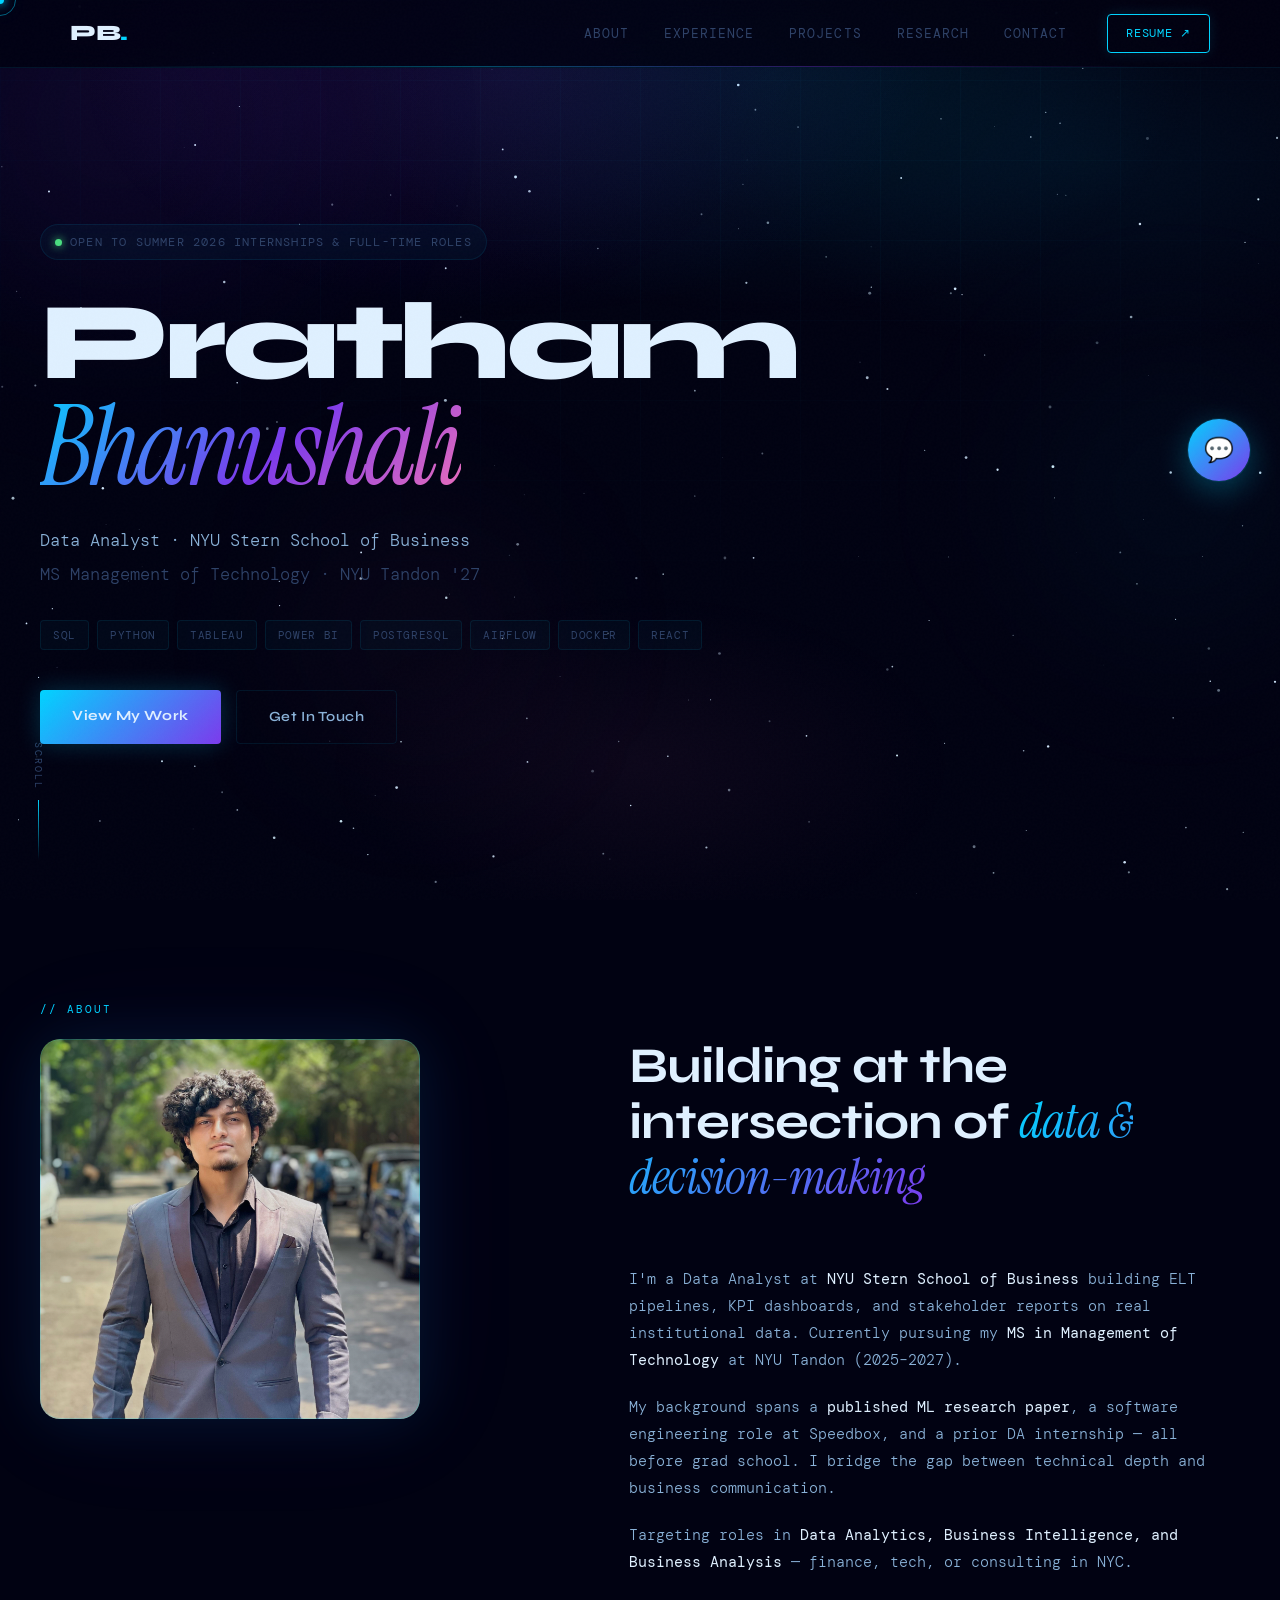
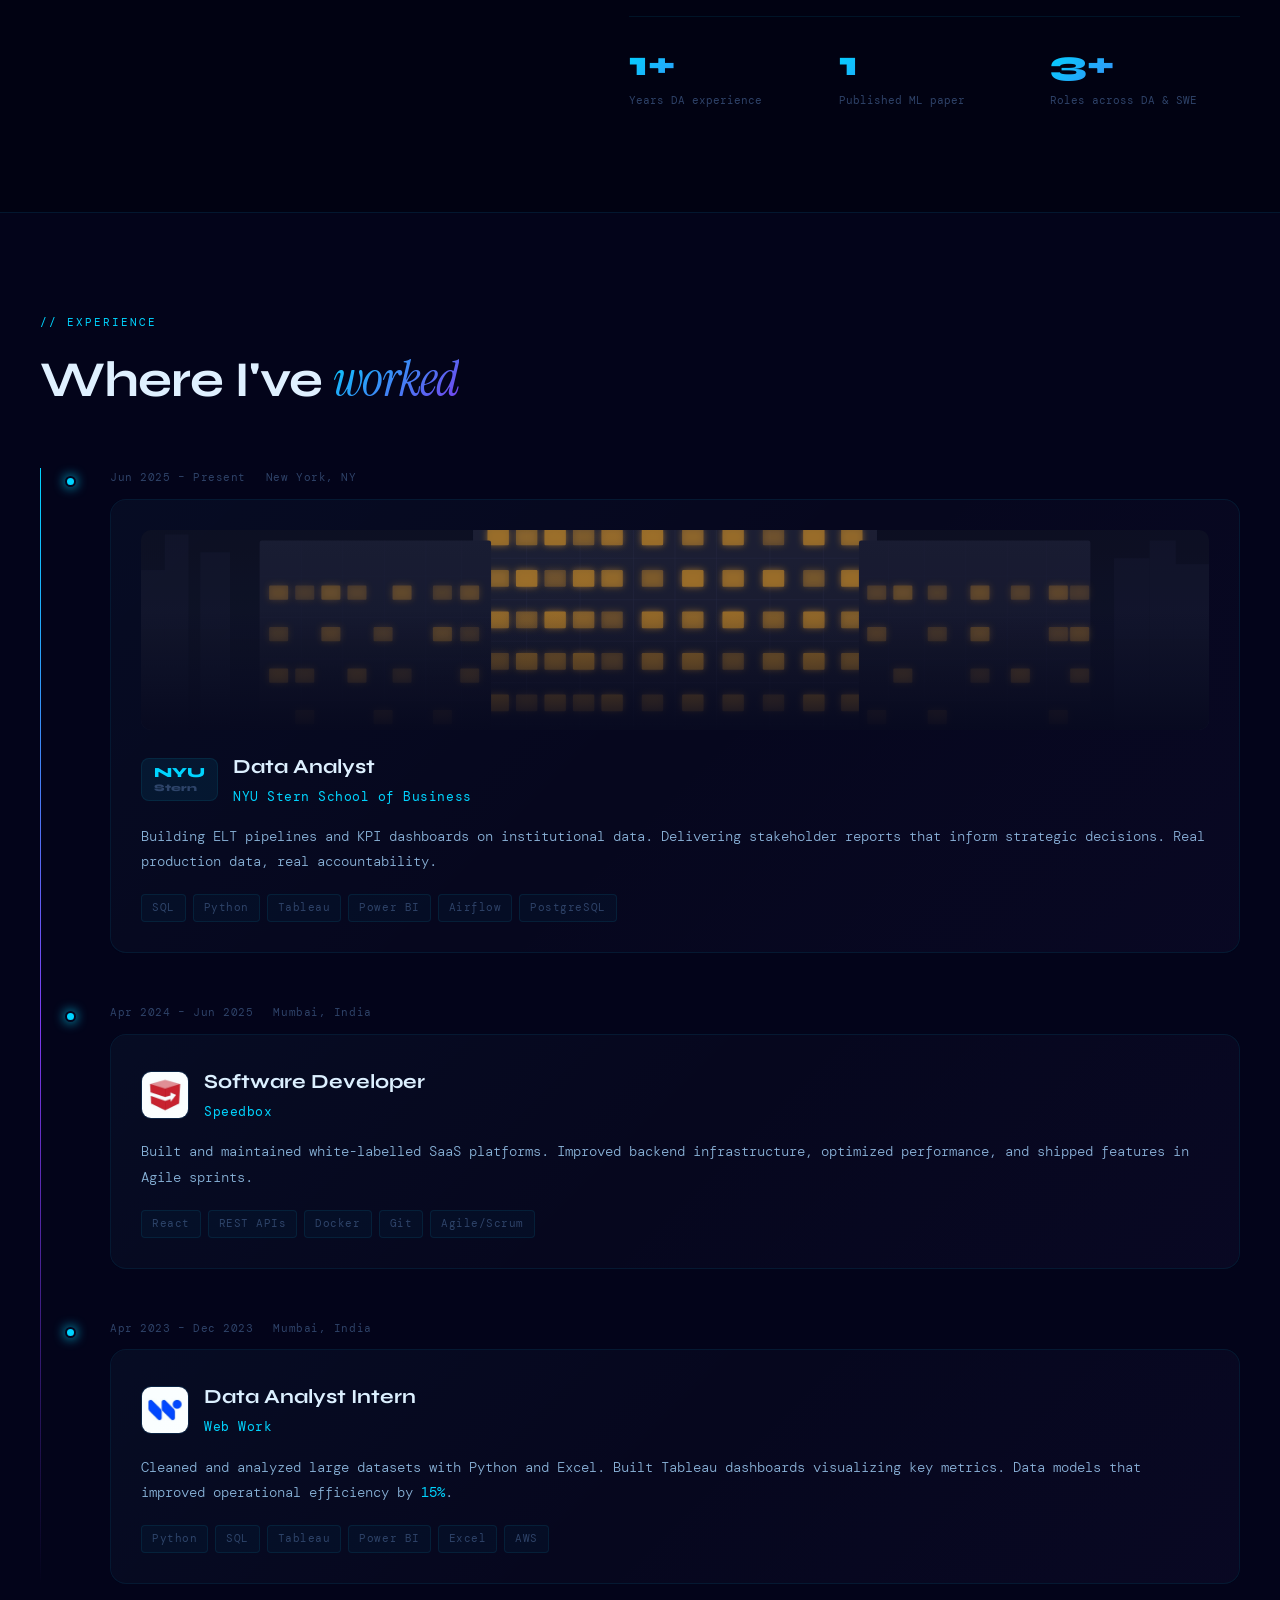
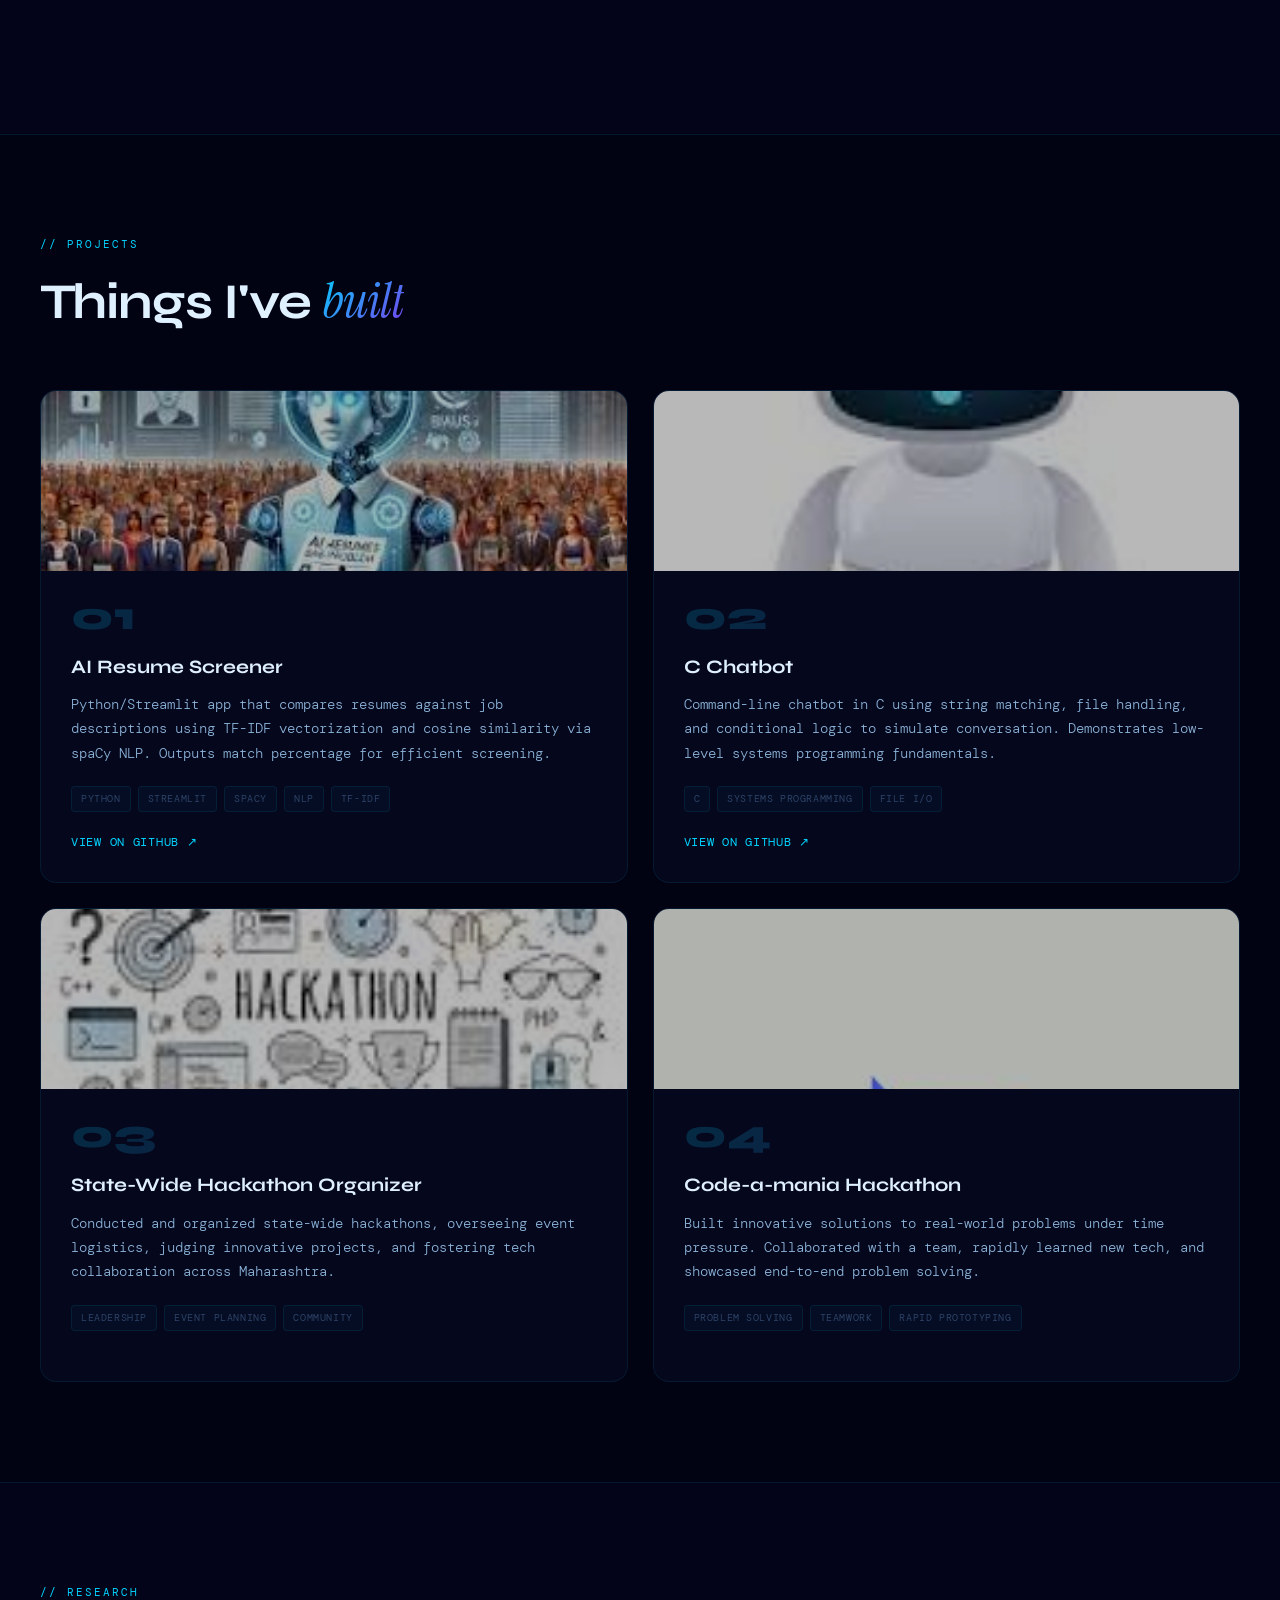
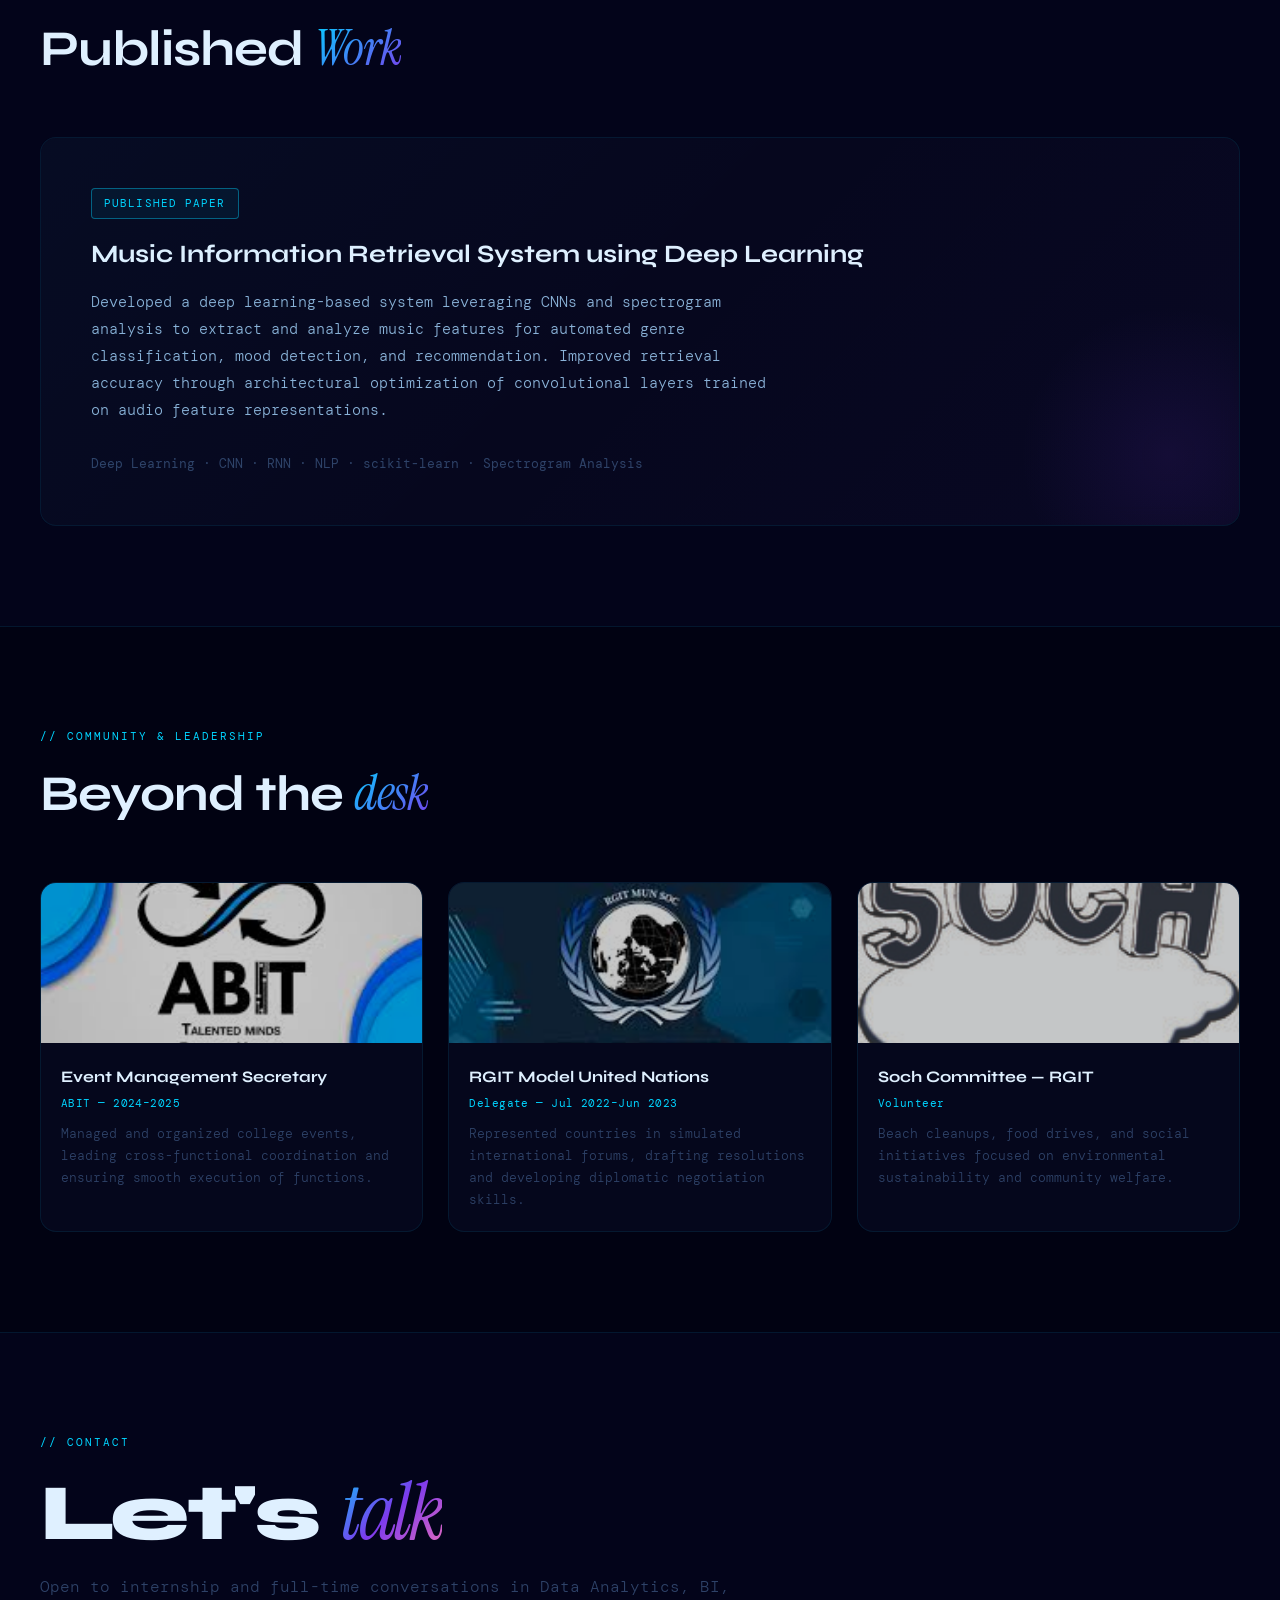
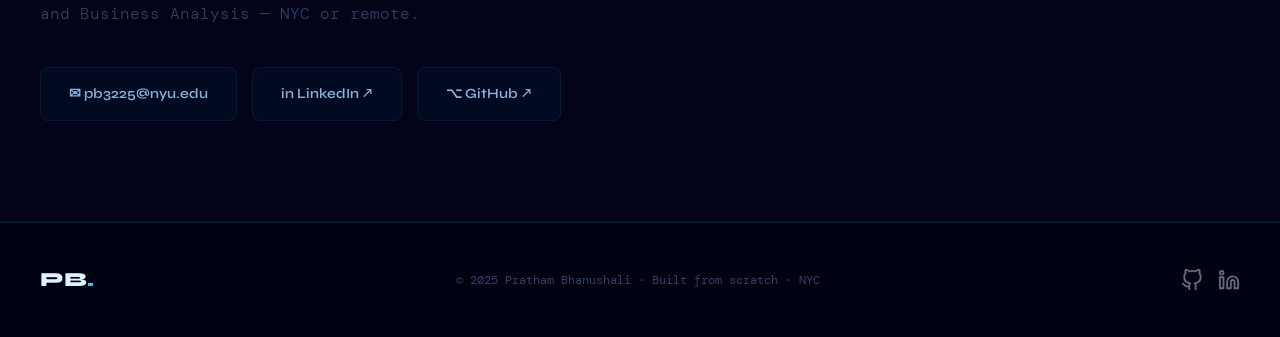
<file: index.html>
<!DOCTYPE html>
<html lang="en">
<head>
<meta charset="UTF-8"/>
<meta name="viewport" content="width=device-width, initial-scale=1.0"/>
<title>Pratham Bhanushali — Data Analyst & Engineer</title>
<meta name="description" content="Pratham Bhanushali — Data Analyst at NYU Stern. MS Management of Technology, NYU Tandon. SQL, Python, Tableau, Power BI."/>
<link rel="preconnect" href="https://fonts.googleapis.com">
<link href="https://fonts.googleapis.com/css2?family=Syne:wght@400;600;700;800&family=DM+Mono:ital,wght@0,300;0,400;1,300&family=Instrument+Serif:ital@0;1&display=swap" rel="stylesheet">
<link rel="stylesheet" href="style.css"/>
</head>
<body>
<div class="cursor" id="cursor"></div>
<div class="cursor-follower" id="cursorFollower"></div>
<div class="noise"></div>

<nav class="nav" id="nav">
  <div class="nav-inner">
    <a href="#hero" class="nav-logo">PB<span class="dot">.</span></a>
    <ul class="nav-links">
      <li><a href="#about">About</a></li>
      <li><a href="#experience">Experience</a></li>
      <li><a href="#projects">Projects</a></li>
      <li><a href="#research">Research</a></li>
      <li><a href="#contact">Contact</a></li>
    </ul>
    <a href="Resume.html" class="nav-resume">Resume ↗</a>
    <button class="hamburger" id="hamburger" aria-label="Menu"><span></span><span></span><span></span></button>
  </div>
  <div class="mobile-menu" id="mobileMenu">
    <a href="#about" class="mobile-link">About</a>
    <a href="#experience" class="mobile-link">Experience</a>
    <a href="#projects" class="mobile-link">Projects</a>
    <a href="#research" class="mobile-link">Research</a>
    <a href="#contact" class="mobile-link">Contact</a>
    <a href="Resume.html" class="mobile-link">Resume ↗</a>
  </div>
</nav>

<!-- HERO -->
<section class="hero" id="hero">
  <div class="hero-bg-grid"></div>
  <div class="hero-glow"></div>
  <div class="hero-content">
    <div class="hero-eyebrow reveal"><span class="status-dot"></span>Open to Summer 2026 Internships &amp; Full-time Roles</div>
    <h1 class="hero-name reveal reveal-delay-1">Pratham<br/><em>Bhanushali</em></h1>
    <p class="hero-role reveal reveal-delay-2">Data Analyst · NYU Stern School of Business<br/><span class="muted">MS Management of Technology · NYU Tandon '27</span></p>
    <div class="hero-tags reveal reveal-delay-3">
      <span class="tag">SQL</span><span class="tag">Python</span><span class="tag">Tableau</span><span class="tag">Power BI</span><span class="tag">PostgreSQL</span><span class="tag">Airflow</span><span class="tag">Docker</span><span class="tag">React</span>
    </div>
    <div class="hero-cta reveal reveal-delay-4">
      <a href="#experience" class="btn-primary">View My Work</a>
      <a href="#contact" class="btn-ghost">Get In Touch</a>
    </div>
  </div>
  <div class="hero-scroll-hint"><span>scroll</span><div class="scroll-line"></div></div>
</section>

<!-- ABOUT -->
<section class="section" id="about">
  <div class="container">
    <div class="section-label reveal">// about</div>
    <div class="about-grid">
      <div class="about-left reveal">
        <div class="profile-img-wrap">
          <img src="images/pratham-profile.jpg" alt="Pratham Bhanushali" class="profile-img"/>
          <div class="profile-img-border"></div>
        </div>
      </div>
      <div class="about-right">
        <h2 class="section-title reveal">Building at the intersection of <em>data &amp; decision-making</em></h2>
        <p class="reveal reveal-delay-1">I'm a Data Analyst at <strong>NYU Stern School of Business</strong> building ELT pipelines, KPI dashboards, and stakeholder reports on real institutional data. Currently pursuing my <strong>MS in Management of Technology</strong> at NYU Tandon (2025–2027).</p>
        <p class="reveal reveal-delay-2">My background spans a <strong>published ML research paper</strong>, a software engineering role at Speedbox, and a prior DA internship — all before grad school. I bridge the gap between technical depth and business communication.</p>
        <p class="reveal reveal-delay-3">Targeting roles in <strong>Data Analytics, Business Intelligence, and Business Analysis</strong> — finance, tech, or consulting in NYC.</p>
        <div class="about-stats reveal reveal-delay-4">
          <div class="stat"><span class="stat-num">1+</span><span class="stat-label">Years DA experience</span></div>
          <div class="stat"><span class="stat-num">1</span><span class="stat-label">Published ML paper</span></div>
          <div class="stat"><span class="stat-num">3+</span><span class="stat-label">Roles across DA &amp; SWE</span></div>
        </div>
      </div>
    </div>
  </div>
</section>

<!-- EXPERIENCE -->
<section class="section section-dark" id="experience">
  <div class="container">
    <div class="section-label reveal">// experience</div>
    <h2 class="section-title reveal">Where I've <em>worked</em></h2>
    <div class="timeline">

      <div class="timeline-item reveal">
        <div class="timeline-meta"><span class="timeline-date">Jun 2025 – Present</span><span class="timeline-loc">New York, NY</span></div>
        <div class="timeline-card">
          <div class="stern-img-wrap">
            <img src="images/stern-building.svg" alt="NYU Stern School of Business" class="stern-img"/>
            <div class="stern-img-overlay"></div>
          </div>
          <div class="timeline-header">
            <div class="company-logo-text nyu">NYU<span>Stern</span></div>
            <div><h3>Data Analyst</h3><span class="company">NYU Stern School of Business</span></div>
          </div>
          <p>Building ELT pipelines and KPI dashboards on institutional data. Delivering stakeholder reports that inform strategic decisions. Real production data, real accountability.</p>
          <div class="skill-chips"><span>SQL</span><span>Python</span><span>Tableau</span><span>Power BI</span><span>Airflow</span><span>PostgreSQL</span></div>
        </div>
      </div>

      <div class="timeline-item reveal reveal-delay-1">
        <div class="timeline-meta"><span class="timeline-date">Apr 2024 – Jun 2025</span><span class="timeline-loc">Mumbai, India</span></div>
        <div class="timeline-card">
          <div class="timeline-header">
            <div class="timeline-logo-wrap"><img src="images/Speedbox-image.jpg" alt="Speedbox" class="company-logo-img"/></div>
            <div><h3>Software Developer</h3><span class="company">Speedbox</span></div>
          </div>
          <p>Built and maintained white-labelled SaaS platforms. Improved backend infrastructure, optimized performance, and shipped features in Agile sprints.</p>
          <div class="skill-chips"><span>React</span><span>REST APIs</span><span>Docker</span><span>Git</span><span>Agile/Scrum</span></div>
        </div>
      </div>

      <div class="timeline-item reveal reveal-delay-2">
        <div class="timeline-meta"><span class="timeline-date">Apr 2023 – Dec 2023</span><span class="timeline-loc">Mumbai, India</span></div>
        <div class="timeline-card">
          <div class="timeline-header">
            <div class="timeline-logo-wrap"><img src="images/WebWork-image.jpg" alt="Web Work" class="company-logo-img"/></div>
            <div><h3>Data Analyst Intern</h3><span class="company">Web Work</span></div>
          </div>
          <p>Cleaned and analyzed large datasets with Python and Excel. Built Tableau dashboards visualizing key metrics. Data models that improved operational efficiency by <strong>15%</strong>.</p>
          <div class="skill-chips"><span>Python</span><span>SQL</span><span>Tableau</span><span>Power BI</span><span>Excel</span><span>AWS</span></div>
        </div>
      </div>

    </div>
  </div>
</section>

<!-- PROJECTS -->
<section class="section" id="projects">
  <div class="container">
    <div class="section-label reveal">// projects</div>
    <h2 class="section-title reveal">Things I've <em>built</em></h2>
    <div class="projects-grid">

      <div class="project-card reveal">
        <div class="project-img-wrap"><img src="images/Ai-image.png" alt="AI Resume Screener"/></div>
        <div class="project-body">
          <div class="project-num">01</div>
          <h3>AI Resume Screener</h3>
          <p>Python/Streamlit app that compares resumes against job descriptions using TF-IDF vectorization and cosine similarity via spaCy NLP. Outputs match percentage for efficient screening.</p>
          <div class="project-tech"><span>Python</span><span>Streamlit</span><span>spaCy</span><span>NLP</span><span>TF-IDF</span></div>
          <a href="https://github.com/pratham2888/AI-Resume-Screener" target="_blank" class="project-link">View on GitHub ↗</a>
        </div>
      </div>

      <div class="project-card reveal reveal-delay-1">
        <div class="project-img-wrap"><img src="images/chat-bot.png" alt="C Chatbot"/></div>
        <div class="project-body">
          <div class="project-num">02</div>
          <h3>C Chatbot</h3>
          <p>Command-line chatbot in C using string matching, file handling, and conditional logic to simulate conversation. Demonstrates low-level systems programming fundamentals.</p>
          <div class="project-tech"><span>C</span><span>Systems Programming</span><span>File I/O</span></div>
          <a href="https://github.com/pratham2888/C-Chatbot" target="_blank" class="project-link">View on GitHub ↗</a>
        </div>
      </div>

      <div class="project-card reveal reveal-delay-2">
        <div class="project-img-wrap"><img src="images/Hackathon-image.jpg" alt="Hackathon"/></div>
        <div class="project-body">
          <div class="project-num">03</div>
          <h3>State-Wide Hackathon Organizer</h3>
          <p>Conducted and organized state-wide hackathons, overseeing event logistics, judging innovative projects, and fostering tech collaboration across Maharashtra.</p>
          <div class="project-tech"><span>Leadership</span><span>Event Planning</span><span>Community</span></div>
        </div>
      </div>

      <div class="project-card reveal reveal-delay-3">
        <div class="project-img-wrap code-img"><img src="images/Code-Mania-image.png" alt="Code-a-mania"/></div>
        <div class="project-body">
          <div class="project-num">04</div>
          <h3>Code-a-mania Hackathon</h3>
          <p>Built innovative solutions to real-world problems under time pressure. Collaborated with a team, rapidly learned new tech, and showcased end-to-end problem solving.</p>
          <div class="project-tech"><span>Problem Solving</span><span>Teamwork</span><span>Rapid Prototyping</span></div>
        </div>
      </div>

    </div>
  </div>
</section>

<!-- RESEARCH -->
<section class="section section-dark" id="research">
  <div class="container">
    <div class="section-label reveal">// research</div>
    <h2 class="section-title reveal">Published <em>Work</em></h2>
    <div class="research-card reveal">
      <div class="research-badge">Published Paper</div>
      <h3>Music Information Retrieval System using Deep Learning</h3>
      <p>Developed a deep learning-based system leveraging CNNs and spectrogram analysis to extract and analyze music features for automated genre classification, mood detection, and recommendation. Improved retrieval accuracy through architectural optimization of convolutional layers trained on audio feature representations.</p>
      <div class="research-meta"><span>Deep Learning · CNN · RNN · NLP · scikit-learn · Spectrogram Analysis</span></div>
    </div>
  </div>
</section>

<!-- COMMUNITY -->
<section class="section" id="community">
  <div class="container">
    <div class="section-label reveal">// community &amp; leadership</div>
    <h2 class="section-title reveal">Beyond the <em>desk</em></h2>
    <div class="community-grid">
      <div class="community-card reveal">
        <div class="community-img-wrap"><img src="images/ABIT-IMAGE.jpg" alt="ABIT"/></div>
        <div class="community-body">
          <h4>Event Management Secretary</h4>
          <span class="community-org">ABIT — 2024–2025</span>
          <p>Managed and organized college events, leading cross-functional coordination and ensuring smooth execution of functions.</p>
        </div>
      </div>
      <div class="community-card reveal reveal-delay-1">
        <div class="community-img-wrap"><img src="images/Mun-image.jpg" alt="RGIT MUN"/></div>
        <div class="community-body">
          <h4>RGIT Model United Nations</h4>
          <span class="community-org">Delegate — Jul 2022–Jun 2023</span>
          <p>Represented countries in simulated international forums, drafting resolutions and developing diplomatic negotiation skills.</p>
        </div>
      </div>
      <div class="community-card reveal reveal-delay-2">
        <div class="community-img-wrap"><img src="images/Soch-image.jpg" alt="Soch"/></div>
        <div class="community-body">
          <h4>Soch Committee — RGIT</h4>
          <span class="community-org">Volunteer</span>
          <p>Beach cleanups, food drives, and social initiatives focused on environmental sustainability and community welfare.</p>
        </div>
      </div>
    </div>
  </div>
</section>

<!-- CONTACT -->
<section class="section section-dark" id="contact">
  <div class="container">
    <div class="section-label reveal">// contact</div>
    <div class="contact-block reveal">
      <h2 class="contact-heading">Let's <em>talk</em></h2>
      <p class="contact-sub">Open to internship and full-time conversations in Data Analytics, BI, and Business Analysis — NYC or remote.</p>
      <div class="contact-links">
        <a href="mailto:pb3225@nyu.edu" class="contact-btn">✉ pb3225@nyu.edu</a>
        <a href="https://www.linkedin.com/in/pratham96328/" target="_blank" class="contact-btn">in LinkedIn ↗</a>
        <a href="https://github.com/pratham2888" target="_blank" class="contact-btn">⌥ GitHub ↗</a>
      </div>
    </div>
  </div>
</section>

<!-- FOOTER -->
<footer class="footer">
  <div class="container footer-inner">
    <span class="footer-logo">PB<span class="dot">.</span></span>
    <span class="footer-copy">© 2025 Pratham Bhanushali · Built from scratch · NYC</span>
    <div class="footer-socials">
      <a href="https://github.com/pratham2888" target="_blank"><img src="images/github.svg" alt="GitHub" class="footer-icon"/></a>
      <a href="https://www.linkedin.com/in/pratham96328/" target="_blank"><img src="images/linkedin.svg" alt="LinkedIn" class="footer-icon"/></a>
    </div>
  </div>
</footer>

<a href="#hero" class="back-to-top" id="backToTop">
  <img src="images/arrow-up.svg" alt="Back to Top"/>
</a>

<!-- CHATBOT -->
<div class="chat-widget" id="chatWidget">
  <button class="chat-toggle" id="chatToggle" aria-label="Open chat">
    <span class="chat-icon-open">💬</span>
    <span class="chat-icon-close">✕</span>
  </button>
  <div class="chat-panel" id="chatPanel">
    <div class="chat-header">
      <div class="chat-avatar"><img src="images/pratham-profile.jpg" alt="Pratham" class="chat-avatar-img"/></div>
      <div>
        <div class="chat-name">Ask about Pratham</div>
        <div class="chat-status"><span class="status-dot"></span> Always on</div>
      </div>
    </div>
    <div class="chat-messages" id="chatMessages">
      <div class="msg bot"><div class="msg-bubble">Hey! 👋 I'm Pratham's portfolio bot. Ask me about his experience, skills, projects, or how to reach him.</div></div>
      <div class="chat-suggestions" id="suggestions">
        <button class="suggestion" data-q="What does Pratham do?">What does he do?</button>
        <button class="suggestion" data-q="What are his skills?">His skills</button>
        <button class="suggestion" data-q="Where has he worked?">Work experience</button>
        <button class="suggestion" data-q="How do I contact him?">Contact info</button>
      </div>
    </div>
    <div class="chat-input-row">
      <input type="text" class="chat-input" id="chatInput" placeholder="Ask me anything..." autocomplete="off"/>
      <button class="chat-send" id="chatSend">→</button>
    </div>
  </div>
</div>

<script src="script.js"></script>
</body>
</html>
</file>
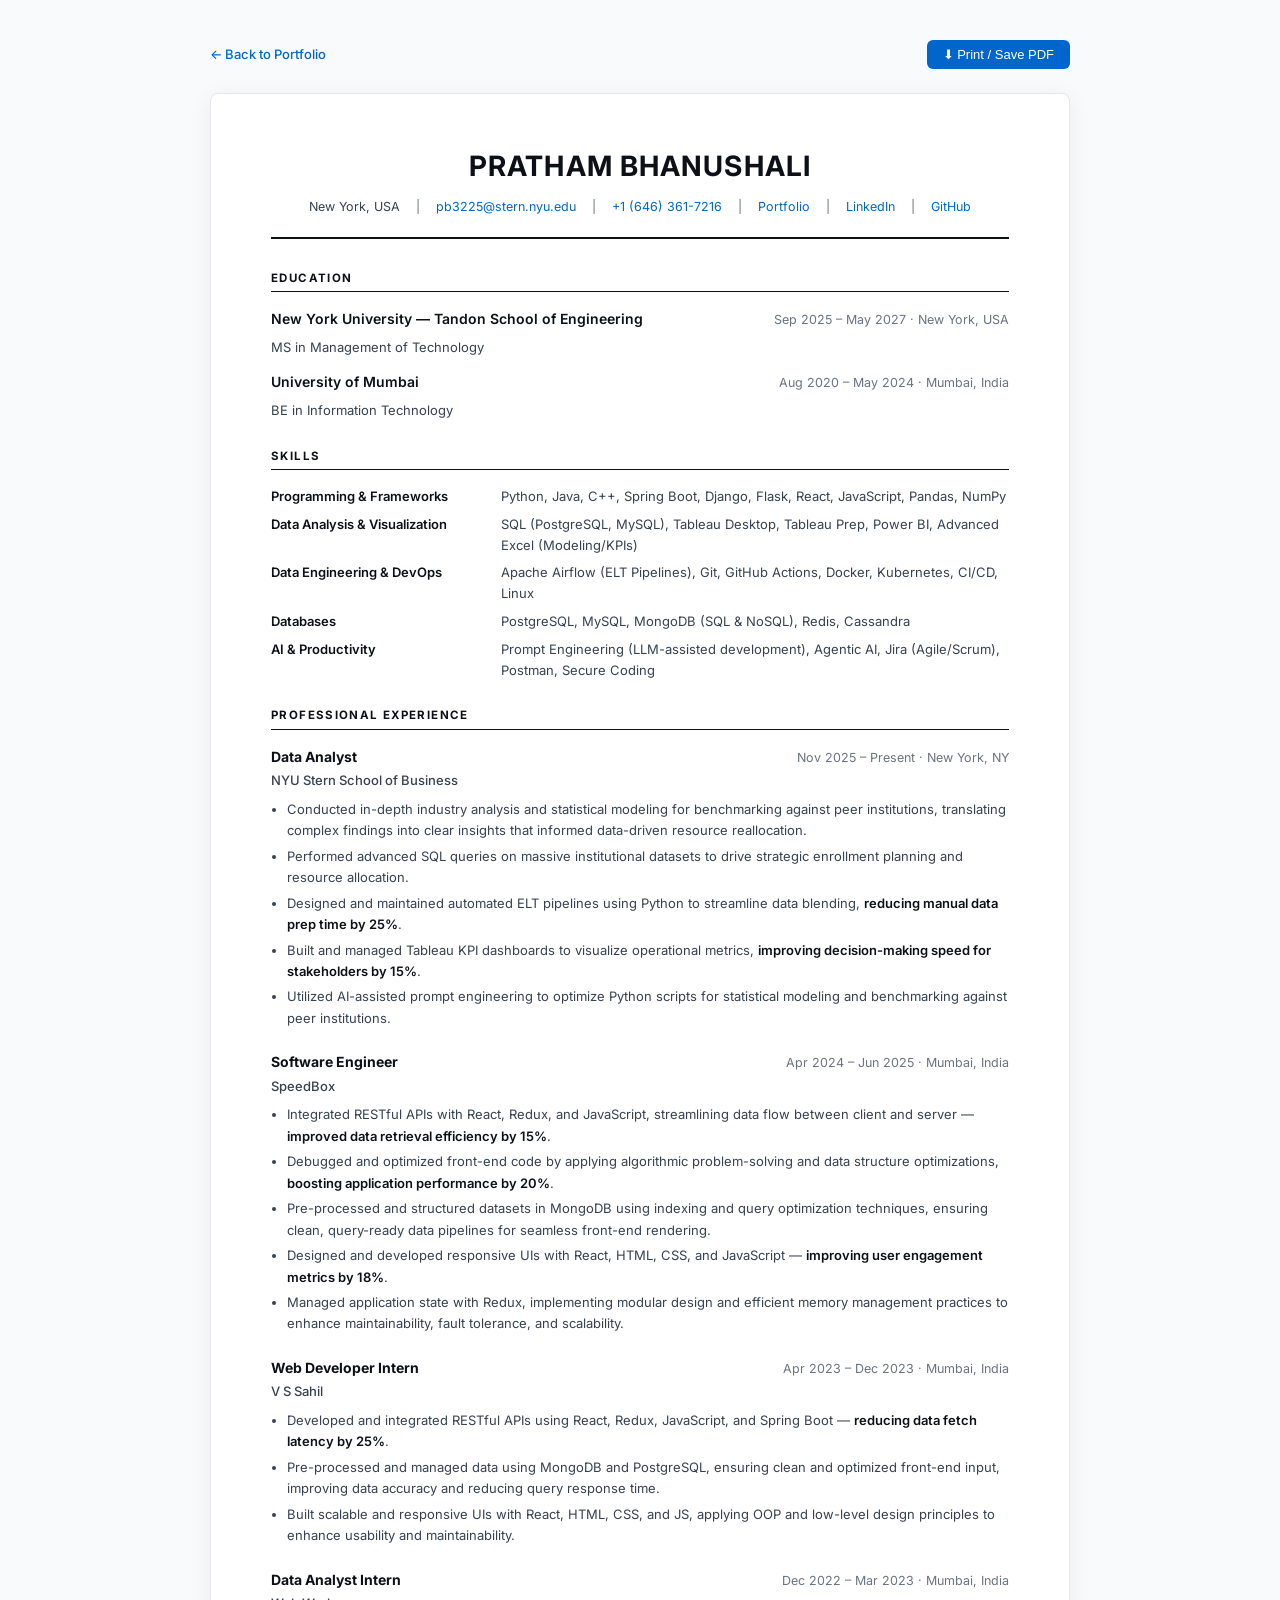
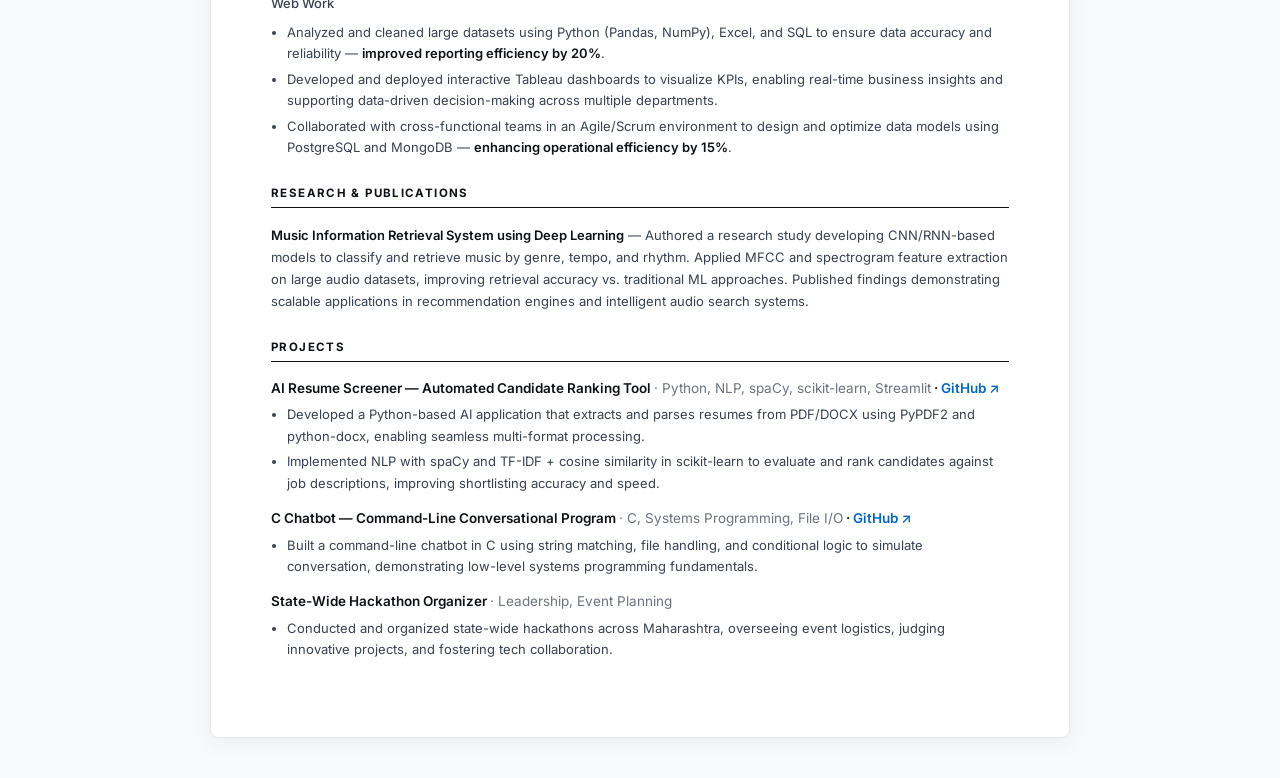
<file: Resume.html>
<!DOCTYPE html>
<html lang="en">
<head>
  <meta charset="UTF-8"/>
  <meta name="viewport" content="width=device-width, initial-scale=1.0"/>
  <title>Pratham Bhanushali — Resume</title>
  <link rel="stylesheet" href="resume.css"/>
</head>
<body>

  <!-- Top bar -->
  <div class="resume-topbar">
    <a href="index.html" class="resume-back">← Back to Portfolio</a>
    <button class="resume-print-btn" onclick="window.print()">⬇ Print / Save PDF</button>
  </div>

  <!-- Resume Paper -->
  <div class="resume">

    <!-- ── Header ───────────────────────── -->
    <header class="r-header">
      <div class="r-name">Pratham Bhanushali</div>
      <div class="r-contact">
        <span>New York, USA</span>
        <span class="r-sep">|</span>
        <a href="mailto:pb3225@stern.nyu.edu">pb3225@stern.nyu.edu</a>
        <span class="r-sep">|</span>
        <a href="tel:+16463617216">+1 (646) 361-7216</a>
        <span class="r-sep">|</span>
        <a href="index.html" target="_blank">Portfolio</a>
        <span class="r-sep">|</span>
        <a href="https://linkedin.com/in/pratham96328" target="_blank">LinkedIn</a>
        <span class="r-sep">|</span>
        <a href="https://github.com/pratham2888" target="_blank">GitHub</a>
      </div>
    </header>

    <!-- ── Education ─────────────────────── -->
    <section class="r-section">
      <div class="r-section-title">Education</div>

      <div class="r-edu-row">
        <span class="r-edu-school">New York University — Tandon School of Engineering</span>
        <span class="r-edu-date">Sep 2025 – May 2027 · New York, USA</span>
      </div>
      <div class="r-edu-degree">MS in Management of Technology</div>

      <div class="r-edu-row">
        <span class="r-edu-school">University of Mumbai</span>
        <span class="r-edu-date">Aug 2020 – May 2024 · Mumbai, India</span>
      </div>
      <div class="r-edu-degree">BE in Information Technology</div>
    </section>

    <!-- ── Skills ────────────────────────── -->
    <section class="r-section">
      <div class="r-section-title">Skills</div>
      <div class="r-skills-grid">
        <div class="r-skill-row">
          <span class="r-skill-cat">Programming & Frameworks</span>
          <span class="r-skill-list">Python, Java, C++, Spring Boot, Django, Flask, React, JavaScript, Pandas, NumPy</span>
        </div>
        <div class="r-skill-row">
          <span class="r-skill-cat">Data Analysis & Visualization</span>
          <span class="r-skill-list">SQL (PostgreSQL, MySQL), Tableau Desktop, Tableau Prep, Power BI, Advanced Excel (Modeling/KPIs)</span>
        </div>
        <div class="r-skill-row">
          <span class="r-skill-cat">Data Engineering & DevOps</span>
          <span class="r-skill-list">Apache Airflow (ELT Pipelines), Git, GitHub Actions, Docker, Kubernetes, CI/CD, Linux</span>
        </div>
        <div class="r-skill-row">
          <span class="r-skill-cat">Databases</span>
          <span class="r-skill-list">PostgreSQL, MySQL, MongoDB (SQL & NoSQL), Redis, Cassandra</span>
        </div>
        <div class="r-skill-row">
          <span class="r-skill-cat">AI & Productivity</span>
          <span class="r-skill-list">Prompt Engineering (LLM-assisted development), Agentic AI, Jira (Agile/Scrum), Postman, Secure Coding</span>
        </div>
      </div>
    </section>

    <!-- ── Professional Experience ────────── -->
    <section class="r-section">
      <div class="r-section-title">Professional Experience</div>

      <div class="r-job">
        <div class="r-job-header">
          <span class="r-job-title">Data Analyst</span>
          <span class="r-job-meta">Nov 2025 – Present · New York, NY</span>
        </div>
        <div class="r-job-org">NYU Stern School of Business</div>
        <ul>
          <li>Conducted in-depth industry analysis and statistical modeling for benchmarking against peer institutions, translating complex findings into clear insights that informed data-driven resource reallocation.</li>
          <li>Performed advanced SQL queries on massive institutional datasets to drive strategic enrollment planning and resource allocation.</li>
          <li>Designed and maintained automated ELT pipelines using Python to streamline data blending, <strong>reducing manual data prep time by 25%</strong>.</li>
          <li>Built and managed Tableau KPI dashboards to visualize operational metrics, <strong>improving decision-making speed for stakeholders by 15%</strong>.</li>
          <li>Utilized AI-assisted prompt engineering to optimize Python scripts for statistical modeling and benchmarking against peer institutions.</li>
        </ul>
      </div>

      <div class="r-job">
        <div class="r-job-header">
          <span class="r-job-title">Software Engineer</span>
          <span class="r-job-meta">Apr 2024 – Jun 2025 · Mumbai, India</span>
        </div>
        <div class="r-job-org">SpeedBox</div>
        <ul>
          <li>Integrated RESTful APIs with React, Redux, and JavaScript, streamlining data flow between client and server — <strong>improved data retrieval efficiency by 15%</strong>.</li>
          <li>Debugged and optimized front-end code by applying algorithmic problem-solving and data structure optimizations, <strong>boosting application performance by 20%</strong>.</li>
          <li>Pre-processed and structured datasets in MongoDB using indexing and query optimization techniques, ensuring clean, query-ready data pipelines for seamless front-end rendering.</li>
          <li>Designed and developed responsive UIs with React, HTML, CSS, and JavaScript — <strong>improving user engagement metrics by 18%</strong>.</li>
          <li>Managed application state with Redux, implementing modular design and efficient memory management practices to enhance maintainability, fault tolerance, and scalability.</li>
        </ul>
      </div>

      <div class="r-job">
        <div class="r-job-header">
          <span class="r-job-title">Web Developer Intern</span>
          <span class="r-job-meta">Apr 2023 – Dec 2023 · Mumbai, India</span>
        </div>
        <div class="r-job-org">V S Sahil</div>
        <ul>
          <li>Developed and integrated RESTful APIs using React, Redux, JavaScript, and Spring Boot — <strong>reducing data fetch latency by 25%</strong>.</li>
          <li>Pre-processed and managed data using MongoDB and PostgreSQL, ensuring clean and optimized front-end input, improving data accuracy and reducing query response time.</li>
          <li>Built scalable and responsive UIs with React, HTML, CSS, and JS, applying OOP and low-level design principles to enhance usability and maintainability.</li>
        </ul>
      </div>

      <div class="r-job">
        <div class="r-job-header">
          <span class="r-job-title">Data Analyst Intern</span>
          <span class="r-job-meta">Dec 2022 – Mar 2023 · Mumbai, India</span>
        </div>
        <div class="r-job-org">Web Work</div>
        <ul>
          <li>Analyzed and cleaned large datasets using Python (Pandas, NumPy), Excel, and SQL to ensure data accuracy and reliability — <strong>improved reporting efficiency by 20%</strong>.</li>
          <li>Developed and deployed interactive Tableau dashboards to visualize KPIs, enabling real-time business insights and supporting data-driven decision-making across multiple departments.</li>
          <li>Collaborated with cross-functional teams in an Agile/Scrum environment to design and optimize data models using PostgreSQL and MongoDB — <strong>enhancing operational efficiency by 15%</strong>.</li>
        </ul>
      </div>
    </section>

    <!-- ── Research & Publications ─────────── -->
    <section class="r-section">
      <div class="r-section-title">Research &amp; Publications</div>
      <div class="r-research">
        <p><strong>Music Information Retrieval System using Deep Learning</strong> — Authored a research study developing CNN/RNN-based models to classify and retrieve music by genre, tempo, and rhythm. Applied MFCC and spectrogram feature extraction on large audio datasets, improving retrieval accuracy vs. traditional ML approaches. Published findings demonstrating scalable applications in recommendation engines and intelligent audio search systems.</p>
      </div>
    </section>

    <!-- ── Projects ───────────────────────── -->
    <section class="r-section">
      <div class="r-section-title">Projects</div>

      <div class="r-project">
        <div class="r-project-title">
          AI Resume Screener — Automated Candidate Ranking Tool
          <span style="font-weight:400; color:#6b7280;"> · Python, NLP, spaCy, scikit-learn, Streamlit</span>
          · <a href="https://github.com/pratham2888/AI-Resume-Screener" target="_blank">GitHub ↗</a>
        </div>
        <ul>
          <li>Developed a Python-based AI application that extracts and parses resumes from PDF/DOCX using PyPDF2 and python-docx, enabling seamless multi-format processing.</li>
          <li>Implemented NLP with spaCy and TF-IDF + cosine similarity in scikit-learn to evaluate and rank candidates against job descriptions, improving shortlisting accuracy and speed.</li>
        </ul>
      </div>

      <div class="r-project">
        <div class="r-project-title">
          C Chatbot — Command-Line Conversational Program
          <span style="font-weight:400; color:#6b7280;"> · C, Systems Programming, File I/O</span>
          · <a href="https://github.com/pratham2888/C-Chatbot" target="_blank">GitHub ↗</a>
        </div>
        <ul>
          <li>Built a command-line chatbot in C using string matching, file handling, and conditional logic to simulate conversation, demonstrating low-level systems programming fundamentals.</li>
        </ul>
      </div>

      <div class="r-project">
        <div class="r-project-title">State-Wide Hackathon Organizer <span style="font-weight:400; color:#6b7280;"> · Leadership, Event Planning</span></div>
        <ul>
          <li>Conducted and organized state-wide hackathons across Maharashtra, overseeing event logistics, judging innovative projects, and fostering tech collaboration.</li>
        </ul>
      </div>
    </section>

  </div><!-- /resume -->

</body>
</html>
</file>
<file: style.css>
/* =========================================
   ROOT & RESET — COSMIC SPACE THEME
========================================= */
*, *::before, *::after { margin: 0; padding: 0; box-sizing: border-box; }

:root {
  /* ── Backgrounds ────────────────────── */
  --bg:       #010212;
  --bg2:      #04051d;
  --surface:  #07091f;
  --surface2: #0c0e2c;

  /* ── Primary: Cosmic Cyan ─────────────
     All legacy --amber refs → cyan glow  */
  --amber:    #00d4ff;
  --amber2:   #70e9ff;

  /* ── Space accent palette ─────────────*/
  --purple:   #7c3aed;
  --purple2:  #a78bfa;
  --pink:     #f472b6;
  --gold:     #fbbf24;

  /* ── Borders & Glow ───────────────────*/
  --border:   rgba(0, 212, 255, 0.09);
  --glow:     rgba(0, 212, 255, 0.2);

  /* ── Text ─────────────────────────────*/
  --text:     #8ab2d8;
  --muted:    #2e4268;
  --white:    #dff0ff;

  /* ── Typography ───────────────────────*/
  --font-display: 'Syne', sans-serif;
  --font-body:    'DM Mono', monospace;
  --font-serif:   'Instrument Serif', serif;

  --nav-h: 68px;
  --ease:  cubic-bezier(0.16, 1, 0.3, 1);
}

html { font-size: 62.5%; scroll-behavior: smooth; }

body {
  font-family: var(--font-body);
  font-size: 1.5rem;
  background: var(--bg);
  color: var(--text);
  line-height: 1.7;
  overflow-x: hidden;
  cursor: none;
}

a { text-decoration: none; color: inherit; }
img { max-width: 100%; display: block; }

/* =========================================
   COSMIC NEBULA BACKGROUND
========================================= */
body::before {
  content: '';
  position: fixed; inset: 0; z-index: 0;
  pointer-events: none;
  background:
    radial-gradient(ellipse 80% 55% at 15%  8%,  rgba(124, 58,237,0.07) 0%, transparent 60%),
    radial-gradient(ellipse 55% 40% at 85% 18%,  rgba(  0,212,255,0.06) 0%, transparent 55%),
    radial-gradient(ellipse 45% 35% at 50% 85%,  rgba(244,114,182,0.05) 0%, transparent 55%);
}

/* =========================================
   NOISE OVERLAY
========================================= */
.noise {
  position: fixed; inset: 0; z-index: 9999;
  pointer-events: none; opacity: 0.018;
  background-image: url("data:image/svg+xml,%3Csvg viewBox='0 0 512 512' xmlns='http://www.w3.org/2000/svg'%3E%3Cfilter id='noise'%3E%3CfeTurbulence type='fractalNoise' baseFrequency='0.75' numOctaves='4' stitchTiles='stitch'/%3E%3C/filter%3E%3Crect width='100%25' height='100%25' filter='url(%23noise)'/%3E%3C/svg%3E");
}

/* =========================================
   CANVAS STARFIELD
========================================= */
#starfield {
  position: fixed; top: 0; left: 0;
  width: 100%; height: 100%;
  z-index: 0; pointer-events: none;
}

/* =========================================
   FLOATING NEBULA ORBS
========================================= */
.orb {
  position: fixed; border-radius: 50%;
  pointer-events: none; z-index: 0;
  filter: blur(80px);
  animation: orbFloat 22s ease-in-out infinite;
}
.orb-1 { width: 600px; height: 600px; top: -180px; left: -180px; background: radial-gradient(circle, rgba(124,58,237,0.07), transparent 70%); animation-delay: 0s; }
.orb-2 { width: 450px; height: 450px; top: 30%;  right: -120px; background: radial-gradient(circle, rgba(0,212,255,0.05), transparent 70%); animation-delay: -9s; }
.orb-3 { width: 380px; height: 380px; bottom: 8%; left:  18%;   background: radial-gradient(circle, rgba(244,114,182,0.05), transparent 70%); animation-delay: -16s; }
@keyframes orbFloat {
  0%,100% { transform: translate(0,0)    scale(1);    }
  33%      { transform: translate(40px,-30px) scale(1.06); }
  66%      { transform: translate(-20px,22px) scale(0.94); }
}

/* =========================================
   CUSTOM CURSOR
========================================= */
.cursor {
  width: 8px; height: 8px;
  background: var(--amber); border-radius: 50%;
  position: fixed; pointer-events: none; z-index: 10000;
  transform: translate(-50%, -50%);
  transition: transform 0.1s;
  box-shadow: 0 0 10px var(--amber), 0 0 22px rgba(0,212,255,0.35);
}
.cursor-follower {
  width: 32px; height: 32px;
  border: 1px solid rgba(0,212,255,0.45); border-radius: 50%;
  position: fixed; pointer-events: none; z-index: 9999;
  transform: translate(-50%, -50%);
  transition: transform 0.12s var(--ease), width 0.2s, height 0.2s, opacity 0.2s;
}

/* =========================================
   NAV
========================================= */
.nav {
  position: fixed; top: 0; left: 0; right: 0;
  height: var(--nav-h); z-index: 1000;
  background: rgba(1, 2, 18, 0.82);
  backdrop-filter: blur(20px); -webkit-backdrop-filter: blur(20px);
  border-bottom: 1px solid var(--border);
  transition: background 0.3s;
}
.nav::after {
  content: '';
  position: absolute; bottom: 0; left: 10%; right: 10%; height: 1px;
  background: linear-gradient(90deg, transparent, rgba(0,212,255,0.35), rgba(124,58,237,0.35), transparent);
  pointer-events: none;
}
.nav-inner {
  max-width: 1200px; margin: 0 auto; padding: 0 3rem;
  height: 100%; display: flex; align-items: center; gap: 4rem;
}
.nav-logo {
  font-family: var(--font-display); font-weight: 800;
  font-size: 2.2rem; color: var(--white);
  letter-spacing: -0.02em; margin-right: auto;
}
.nav-logo .dot { color: var(--amber); }
.nav-links { display: flex; list-style: none; gap: 3.5rem; }
.nav-links a {
  font-size: 1.3rem; letter-spacing: 0.08em;
  text-transform: uppercase; color: var(--muted);
  transition: color 0.2s; position: relative;
}
.nav-links a::after {
  content: ''; position: absolute;
  bottom: -4px; left: 0; width: 0; height: 1px;
  background: linear-gradient(90deg, var(--amber), var(--purple));
  transition: width 0.3s var(--ease);
}
.nav-links a:hover { color: var(--white); }
.nav-links a:hover::after { width: 100%; }
.nav-resume {
  font-size: 1.2rem; letter-spacing: 0.06em;
  text-transform: uppercase; padding: 0.8rem 1.8rem;
  border: 1px solid var(--amber); color: var(--amber);
  border-radius: 4px; transition: all 0.2s; white-space: nowrap;
  box-shadow: 0 0 14px rgba(0,212,255,0.12);
}
.nav-resume:hover { background: var(--amber); color: var(--bg); box-shadow: 0 0 28px rgba(0,212,255,0.4); }
.hamburger { display: none; flex-direction: column; gap: 5px; background: none; border: none; cursor: none; padding: 5px; }
.hamburger span { display: block; width: 24px; height: 1.5px; background: var(--text); transition: all 0.3s; }
.mobile-menu {
  display: none; flex-direction: column;
  background: rgba(4,5,29,0.97); border-bottom: 1px solid var(--border);
  padding: 2rem 3rem; gap: 1.5rem; backdrop-filter: blur(20px);
}
.mobile-link { font-size: 1.6rem; color: var(--muted); padding: 0.8rem 0; border-bottom: 1px solid var(--border); transition: color 0.2s; }
.mobile-link:hover { color: var(--amber); }
.mobile-menu.open { display: flex; }
@media (max-width: 860px) { .nav-links, .nav-resume { display: none; } .hamburger { display: flex; } }

/* =========================================
   HERO
========================================= */
.hero {
  min-height: 100vh; display: flex; align-items: center;
  position: relative; padding: calc(var(--nav-h) + 6rem) 3rem 6rem;
  overflow: hidden; z-index: 1;
}
.hero-bg-grid {
  position: absolute; inset: 0;
  background-image:
    linear-gradient(rgba(0,212,255,0.025) 1px, transparent 1px),
    linear-gradient(90deg, rgba(0,212,255,0.025) 1px, transparent 1px);
  background-size: 80px 80px;
  mask-image: radial-gradient(ellipse 80% 80% at 50% 0%, black 40%, transparent 100%);
}
.hero-glow {
  position: absolute; top: -300px; left: 50%; transform: translateX(-50%);
  width: 1100px; height: 750px; pointer-events: none;
  background:
    radial-gradient(ellipse 60% 50% at 38% 50%, rgba(124,58,237,0.11) 0%, transparent 65%),
    radial-gradient(ellipse 60% 50% at 62% 50%, rgba(0,212,255,0.09)  0%, transparent 65%);
}
.hero-content {
  max-width: 1200px; margin: 0 auto; width: 100%; position: relative; z-index: 2;
}
.hero-eyebrow {
  display: inline-flex; align-items: center; gap: 0.8rem;
  font-size: 1.2rem; letter-spacing: 0.1em; text-transform: uppercase;
  color: var(--muted); margin-bottom: 3rem;
  border: 1px solid var(--border); padding: 0.7rem 1.4rem;
  border-radius: 100px; background: rgba(0,212,255,0.04); backdrop-filter: blur(8px);
}
.status-dot {
  width: 7px; height: 7px; background: #4ade80;
  border-radius: 50%; animation: pulse 2s infinite;
  box-shadow: 0 0 8px #4ade80;
}
@keyframes pulse { 0%,100% { opacity:1; transform:scale(1); } 50% { opacity:0.5; transform:scale(0.8); } }

.hero-name {
  font-family: var(--font-display);
  font-size: clamp(5.5rem, 10vw, 11rem);
  font-weight: 800; line-height: 0.95;
  letter-spacing: -0.04em; color: var(--white); margin-bottom: 2.5rem;
}
.hero-name em {
  font-family: var(--font-serif); font-style: italic; font-weight: 400;
  background: linear-gradient(135deg, #00d4ff 0%, #7c3aed 55%, #f472b6 100%);
  -webkit-background-clip: text; -webkit-text-fill-color: transparent; background-clip: text;
}
.hero-role { font-size: 1.7rem; color: var(--text); margin-bottom: 3rem; line-height: 1.8; font-weight: 300; }
.hero-role .muted { color: var(--muted); display: block; margin-top: 0.3rem; }
.hero-tags { display: flex; flex-wrap: wrap; gap: 0.8rem; margin-bottom: 4rem; }
.tag {
  font-size: 1.1rem; letter-spacing: 0.06em; text-transform: uppercase;
  padding: 0.5rem 1.2rem; border: 1px solid var(--border); border-radius: 4px;
  color: var(--muted); background: rgba(0,212,255,0.03); transition: all 0.25s;
}
.tag:hover { border-color: var(--amber); color: var(--amber); background: rgba(0,212,255,0.07); box-shadow: 0 0 16px rgba(0,212,255,0.14); }

.hero-cta { display: flex; gap: 1.5rem; flex-wrap: wrap; }
.btn-primary {
  padding: 1.4rem 3.2rem;
  background: linear-gradient(135deg, var(--amber) 0%, var(--purple) 100%);
  color: var(--white); font-family: var(--font-display); font-weight: 700;
  font-size: 1.4rem; letter-spacing: 0.04em; border-radius: 4px;
  transition: all 0.3s var(--ease); cursor: none;
  box-shadow: 0 0 24px rgba(0,212,255,0.22);
}
.btn-primary:hover { transform: translateY(-3px); box-shadow: 0 14px 44px rgba(0,212,255,0.35); filter: brightness(1.1); }
.btn-ghost {
  padding: 1.4rem 3.2rem; border: 1px solid var(--border);
  color: var(--text); font-family: var(--font-display); font-weight: 600;
  font-size: 1.4rem; letter-spacing: 0.04em; border-radius: 4px;
  transition: all 0.3s var(--ease); cursor: none;
}
.btn-ghost:hover { border-color: var(--amber); color: var(--amber); transform: translateY(-3px); box-shadow: 0 0 22px rgba(0,212,255,0.15); }

.hero-scroll-hint {
  position: absolute; bottom: 4rem; left: 3rem;
  display: flex; flex-direction: column; align-items: center; gap: 1rem;
}
.hero-scroll-hint span { font-size: 1rem; letter-spacing: 0.2em; text-transform: uppercase; color: var(--muted); writing-mode: vertical-lr; }
.scroll-line {
  width: 1px; height: 60px;
  background: linear-gradient(to bottom, var(--amber), transparent);
  animation: scrollDown 2s ease-in-out infinite;
}
@keyframes scrollDown {
  0%   { transform: scaleY(0); transform-origin: top;    }
  50%  { transform: scaleY(1); transform-origin: top;    }
  51%  { transform: scaleY(1); transform-origin: bottom; }
  100% { transform: scaleY(0); transform-origin: bottom; }
}

/* =========================================
   SECTIONS
========================================= */
.section { padding: 10rem 3rem; position: relative; z-index: 1; }
.section-dark {
  background: rgba(4,5,29,0.82);
  border-top: 1px solid var(--border); border-bottom: 1px solid var(--border);
  backdrop-filter: blur(4px);
}
.container { max-width: 1200px; margin: 0 auto; }
.section-label { font-size: 1.1rem; letter-spacing: 0.18em; text-transform: uppercase; color: var(--amber); margin-bottom: 2rem; font-family: var(--font-body); }
.section-title {
  font-family: var(--font-display); font-size: clamp(3rem, 5vw, 5rem);
  font-weight: 700; line-height: 1.1; letter-spacing: -0.02em;
  color: var(--white); margin-bottom: 6rem;
}
.section-title em {
  font-family: var(--font-serif); font-style: italic; font-weight: 400;
  background: linear-gradient(135deg, var(--amber), var(--purple));
  -webkit-background-clip: text; -webkit-text-fill-color: transparent; background-clip: text;
}

/* =========================================
   ABOUT
========================================= */
.about-grid { display: grid; grid-template-columns: 1fr 1.2fr; gap: 8rem; align-items: start; }
@media (max-width: 860px) { .about-grid { grid-template-columns: 1fr; gap: 4rem; } }

.profile-img-wrap {
  position: relative; width: 100%; max-width: 380px;
  aspect-ratio: 1 / 1; border-radius: 20px; overflow: hidden;
  box-shadow: 0 0 60px rgba(0,212,255,0.1), 0 0 120px rgba(124,58,237,0.07);
}
.profile-img {
  width: 100%; height: 100%; object-fit: cover; object-position: top center;
  transition: transform 0.6s var(--ease); filter: brightness(0.88) saturate(1.1);
}
.profile-img-wrap:hover .profile-img { transform: scale(1.04); filter: brightness(0.96) saturate(1.15); }
.profile-img-border {
  position: absolute; inset: 0; border-radius: 20px;
  border: 1px solid rgba(0,212,255,0.22); pointer-events: none;
}
.profile-img-border::before {
  content: ''; position: absolute; inset: 0; border-radius: 20px;
  background: linear-gradient(135deg, rgba(0,212,255,0.07) 0%, transparent 50%, rgba(124,58,237,0.07) 100%);
}

.about-left .section-title { margin-bottom: 0; }
.about-right p { font-size: 1.5rem; color: var(--text); margin-bottom: 2rem; font-weight: 300; line-height: 1.8; }
.about-right strong { color: var(--white); font-weight: 400; }
.about-stats { display: grid; grid-template-columns: repeat(3,1fr); gap: 2rem; margin-top: 4rem; padding-top: 3rem; border-top: 1px solid var(--border); }
@media (max-width: 600px) { .about-stats { grid-template-columns: 1fr; } }
.stat-num {
  display: block; font-family: var(--font-display); font-size: 3.5rem; font-weight: 800;
  background: linear-gradient(135deg, var(--amber), var(--purple));
  -webkit-background-clip: text; -webkit-text-fill-color: transparent; background-clip: text;
  line-height: 1; margin-bottom: 0.5rem;
}
.stat-label { font-size: 1.1rem; color: var(--muted); line-height: 1.4; }

/* =========================================
   TIMELINE
========================================= */
.timeline { position: relative; padding-left: 3rem; }
.timeline::before {
  content: ''; position: absolute; left: 0; top: 0; bottom: 0; width: 1px;
  background: linear-gradient(to bottom, var(--amber), var(--purple), transparent);
}
.timeline-item { position: relative; margin-bottom: 5rem; padding-left: 4rem; }
.timeline-item::before {
  content: ''; position: absolute; left: -5px; top: 0.8rem;
  width: 11px; height: 11px; background: var(--amber); border-radius: 50%;
  border: 2px solid var(--bg2); box-shadow: 0 0 12px var(--amber);
}
.timeline-meta { display: flex; gap: 2rem; margin-bottom: 1.2rem; font-size: 1.1rem; color: var(--muted); letter-spacing: 0.05em; }
.timeline-card {
  background: rgba(7,9,31,0.88); border: 1px solid var(--border);
  border-radius: 16px; padding: 3rem;
  transition: border-color 0.35s, transform 0.35s var(--ease), box-shadow 0.35s;
  overflow: hidden; backdrop-filter: blur(10px); position: relative;
}
.timeline-card::before {
  content: ''; position: absolute; inset: 0; border-radius: 16px;
  background: linear-gradient(135deg, rgba(0,212,255,0.025) 0%, transparent 50%, rgba(124,58,237,0.025) 100%);
  pointer-events: none;
}
.timeline-card:hover { border-color: rgba(0,212,255,0.28); transform: translateX(6px); box-shadow: 0 0 40px rgba(0,212,255,0.07), inset 0 0 40px rgba(0,212,255,0.02); }
.timeline-header { display: flex; align-items: center; gap: 1.5rem; margin-bottom: 1.5rem; flex-wrap: wrap; }
.timeline-header h3 { font-family: var(--font-display); font-size: 2rem; font-weight: 700; color: var(--white); }
.company { font-size: 1.3rem; color: var(--amber); letter-spacing: 0.04em; }
.timeline-card p { font-size: 1.4rem; color: var(--text); font-weight: 300; margin-bottom: 2rem; line-height: 1.8; }
.timeline-card strong { color: var(--amber); font-weight: 400; }
.skill-chips { display: flex; flex-wrap: wrap; gap: 0.7rem; }
.skill-chips span {
  font-size: 1.05rem; letter-spacing: 0.05em; padding: 0.4rem 1rem;
  border: 1px solid var(--border); border-radius: 4px; color: var(--muted);
  background: rgba(0,212,255,0.03); transition: all 0.2s;
}
.skill-chips span:hover { border-color: var(--amber); color: var(--amber); }

/* Company logo helpers */
.timeline-logo-wrap { width: 48px; height: 48px; border-radius: 10px; overflow: hidden; border: 1px solid var(--border); background: var(--surface2); flex-shrink: 0; }
.company-logo-img { width: 100%; height: 100%; object-fit: cover; }
.company-logo-text { font-family: var(--font-display); font-weight: 800; font-size: 1.4rem; color: var(--white); padding: 0.6rem 1.2rem; border-radius: 8px; background: rgba(0,212,255,0.07); border: 1px solid var(--border); line-height: 1.2; flex-shrink: 0; }
.company-logo-text.nyu { color: var(--amber); }
.company-logo-text span { display: block; font-size: 1rem; color: var(--muted); }

/* Stern building image */
.stern-img-wrap { position: relative; width: 100%; height: 200px; overflow: hidden; border-radius: 10px; margin-bottom: 2rem; }
.stern-img { width: 100%; height: 100%; object-fit: cover; display: block; transition: transform 0.5s var(--ease); opacity: 0.65; filter: saturate(0.9); }
.timeline-card:hover .stern-img { transform: scale(1.04); opacity: 0.85; }
.stern-img-overlay { position: absolute; inset: 0; background: linear-gradient(to bottom, transparent 40%, rgba(7,9,31,0.95) 100%); pointer-events: none; }

/* =========================================
   PROJECTS
========================================= */
.projects-grid { display: grid; grid-template-columns: 1fr 1fr; gap: 2.5rem; }
@media (max-width: 720px) { .projects-grid { grid-template-columns: 1fr; } }

.project-card {
  background: rgba(7,9,31,0.82); border: 1px solid var(--border);
  border-radius: 16px; overflow: hidden;
  transition: border-color 0.35s, transform 0.35s var(--ease), box-shadow 0.35s;
  backdrop-filter: blur(10px); display: flex; flex-direction: column; position: relative;
}
.project-card::before {
  content: ''; position: absolute; top: 0; left: 0; right: 0; height: 2px;
  background: linear-gradient(90deg, transparent, var(--amber), var(--purple), transparent);
  transform: scaleX(0); transition: transform 0.4s var(--ease); z-index: 1;
}
.project-card:hover { border-color: rgba(0,212,255,0.24); transform: translateY(-6px); box-shadow: 0 24px 60px rgba(0,212,255,0.09), 0 0 0 1px rgba(0,212,255,0.06); }
.project-card:hover::before { transform: scaleX(1); }

.project-img-wrap { width: 100%; height: 180px; overflow: hidden; background: var(--surface2); }
.project-img-wrap img { width: 100%; height: 100%; object-fit: cover; transition: transform 0.5s var(--ease), filter 0.3s; filter: brightness(0.72) saturate(1.2); }
.project-card:hover .project-img-wrap img { transform: scale(1.07); filter: brightness(0.88) saturate(1.3); }
.code-img img { object-position: top center; }

.project-body { padding: 2.5rem 3rem 3rem; display: flex; flex-direction: column; flex: 1; }
.project-num {
  font-family: var(--font-display); font-size: 4rem; font-weight: 800;
  background: linear-gradient(135deg, rgba(0,212,255,0.18), rgba(124,58,237,0.18));
  -webkit-background-clip: text; -webkit-text-fill-color: transparent; background-clip: text;
  line-height: 1; margin-bottom: 1.5rem;
}
.project-body h3 { font-family: var(--font-display); font-size: 1.9rem; font-weight: 700; color: var(--white); margin-bottom: 1rem; }
.project-body p { font-size: 1.35rem; color: var(--text); font-weight: 300; line-height: 1.8; margin-bottom: 2rem; flex: 1; }
.project-tech { display: flex; flex-wrap: wrap; gap: 0.7rem; margin-bottom: 2rem; }
.project-tech span { font-size: 1rem; letter-spacing: 0.06em; text-transform: uppercase; padding: 0.35rem 0.9rem; border: 1px solid var(--border); border-radius: 4px; color: var(--muted); background: rgba(0,212,255,0.03); }
.project-link { font-size: 1.2rem; letter-spacing: 0.06em; text-transform: uppercase; color: var(--amber); transition: letter-spacing 0.2s, text-shadow 0.2s; margin-top: auto; }
.project-link:hover { letter-spacing: 0.14em; text-shadow: 0 0 18px rgba(0,212,255,0.5); }

/* =========================================
   RESEARCH
========================================= */
.research-card {
  background: rgba(7,9,31,0.88); border: 1px solid var(--border);
  border-radius: 16px; padding: 5rem; position: relative; overflow: hidden;
  backdrop-filter: blur(10px);
}
.research-card::before {
  content: ''; position: absolute; inset: 0; border-radius: 16px;
  background: linear-gradient(135deg, rgba(0,212,255,0.025), transparent 50%, rgba(124,58,237,0.025));
  pointer-events: none;
}
.research-card::after {
  content: ''; position: absolute; bottom: -80px; right: -80px;
  width: 300px; height: 300px; border-radius: 50%;
  background: radial-gradient(circle, rgba(124,58,237,0.1), transparent 70%);
  pointer-events: none;
}
.research-badge {
  display: inline-block; font-size: 1.1rem; letter-spacing: 0.1em;
  text-transform: uppercase; padding: 0.5rem 1.2rem;
  border: 1px solid rgba(0,212,255,0.4); border-radius: 4px;
  color: var(--amber); margin-bottom: 2rem; background: rgba(0,212,255,0.06);
}
.research-card h3 { font-family: var(--font-display); font-size: 2.5rem; font-weight: 700; color: var(--white); line-height: 1.2; margin-bottom: 2rem; }
.research-card p { font-size: 1.5rem; font-weight: 300; color: var(--text); line-height: 1.8; max-width: 75ch; margin-bottom: 3rem; }
.research-meta { font-size: 1.25rem; color: var(--muted); }

/* =========================================
   COMMUNITY
========================================= */
.community-grid { display: grid; grid-template-columns: repeat(3,1fr); gap: 2.5rem; }
@media (max-width: 860px) { .community-grid { grid-template-columns: 1fr; } }

.community-card {
  background: rgba(7,9,31,0.82); border: 1px solid var(--border);
  border-radius: 16px; overflow: hidden;
  transition: border-color 0.35s, transform 0.35s var(--ease), box-shadow 0.35s;
  backdrop-filter: blur(10px);
}
.community-card:hover { border-color: rgba(0,212,255,0.24); transform: translateY(-6px); box-shadow: 0 20px 50px rgba(0,212,255,0.08); }
.community-img-wrap { width: 100%; height: 160px; overflow: hidden; background: var(--surface2); display: flex; align-items: center; justify-content: center; }
.community-img-wrap img { width: 100%; height: 100%; object-fit: cover; transition: transform 0.4s var(--ease), filter 0.3s; filter: brightness(0.78) saturate(1.1); }
.community-card:hover .community-img-wrap img { transform: scale(1.07); filter: brightness(0.9) saturate(1.2); }
.community-body { padding: 2rem; }
.community-body h4 { font-family: var(--font-display); font-size: 1.6rem; font-weight: 700; color: var(--white); margin-bottom: 0.4rem; }
.community-org { display: block; font-size: 1.1rem; color: var(--amber); letter-spacing: 0.04em; margin-bottom: 1rem; }
.community-body p { font-size: 1.3rem; color: var(--muted); font-weight: 300; line-height: 1.7; }

/* =========================================
   CONTACT
========================================= */
.contact-block { max-width: 700px; }
.contact-heading { font-family: var(--font-display); font-size: clamp(4rem,8vw,8rem); font-weight: 800; letter-spacing: -0.04em; color: var(--white); line-height: 1; margin-bottom: 2rem; }
.contact-heading em {
  font-family: var(--font-serif); font-style: italic; font-weight: 400;
  background: linear-gradient(135deg, var(--amber), var(--purple), var(--pink));
  -webkit-background-clip: text; -webkit-text-fill-color: transparent; background-clip: text;
}
.contact-sub { font-size: 1.6rem; color: var(--muted); font-weight: 300; margin-bottom: 4rem; line-height: 1.7; }
.contact-links { display: flex; flex-wrap: wrap; gap: 1.5rem; }
.contact-btn {
  padding: 1.4rem 2.8rem; border: 1px solid var(--border); border-radius: 8px;
  font-family: var(--font-display); font-size: 1.4rem; font-weight: 600; color: var(--text);
  transition: all 0.25s var(--ease); cursor: none;
  background: rgba(0,212,255,0.03); backdrop-filter: blur(4px);
}
.contact-btn:hover { border-color: var(--amber); color: var(--amber); transform: translateY(-3px); box-shadow: 0 0 24px rgba(0,212,255,0.14); background: rgba(0,212,255,0.06); }

/* =========================================
   FOOTER
========================================= */
.footer { padding: 4rem 3rem; border-top: 1px solid var(--border); background: rgba(1,2,18,0.92); position: relative; z-index: 1; }
.footer-inner { display: flex; align-items: center; justify-content: space-between; flex-wrap: wrap; gap: 2rem; }
.footer-logo { font-family: var(--font-display); font-size: 2rem; font-weight: 800; color: var(--white); }
.footer-copy { font-size: 1.2rem; color: var(--muted); }
.footer-socials { display: flex; gap: 1.5rem; }
.footer-icon { width: 22px; height: 22px; filter: invert(40%) sepia(20%) saturate(300%) hue-rotate(180deg); transition: filter 0.2s; }
.footer-socials a:hover .footer-icon { filter: invert(70%) sepia(80%) saturate(500%) hue-rotate(155deg) brightness(1.2); }

/* =========================================
   REVEAL ANIMATIONS
========================================= */
.reveal { opacity: 0; transform: translateY(28px); transition: opacity 0.8s var(--ease), transform 0.8s var(--ease); }
.reveal.visible { opacity: 1; transform: translateY(0); }
.reveal-delay-1 { transition-delay: 0.1s; }
.reveal-delay-2 { transition-delay: 0.2s; }
.reveal-delay-3 { transition-delay: 0.3s; }
.reveal-delay-4 { transition-delay: 0.4s; }

/* =========================================
   BACK TO TOP
========================================= */
.back-to-top {
  position: fixed; bottom: 12rem; right: 3rem;
  width: 46px; height: 46px; background: var(--surface2);
  border: 1px solid var(--border); border-radius: 50%;
  display: flex; align-items: center; justify-content: center;
  opacity: 0; visibility: hidden; transition: all 0.3s var(--ease); z-index: 100;
}
.back-to-top.visible { opacity: 1; visibility: visible; }
.back-to-top:hover { border-color: var(--amber); transform: translateY(-4px); box-shadow: 0 0 20px rgba(0,212,255,0.22); }
.back-to-top img { width: 18px; filter: invert(80%) sepia(50%) saturate(400%) hue-rotate(155deg); }

/* =========================================
   CHATBOT WIDGET — COSMIC EDITION
========================================= */
.chat-widget { position: fixed; bottom: 3rem; right: 3rem; z-index: 5000; display: flex; flex-direction: column; align-items: flex-end; gap: 1.5rem; }
.chat-toggle {
  width: 62px; height: 62px; border-radius: 50%;
  background: linear-gradient(135deg, var(--amber) 0%, var(--purple) 100%);
  border: none; cursor: none; display: flex; align-items: center; justify-content: center;
  font-size: 2.4rem;
  box-shadow: 0 8px 32px rgba(0,212,255,0.3), 0 0 0 1px rgba(0,212,255,0.12);
  transition: transform 0.3s var(--ease), box-shadow 0.3s; position: relative;
}
.chat-toggle:hover { transform: scale(1.12); box-shadow: 0 12px 48px rgba(0,212,255,0.45); }
.chat-icon-open, .chat-icon-close { position: absolute; transition: opacity 0.2s, transform 0.3s var(--ease); }
.chat-icon-close { opacity: 0; transform: rotate(-90deg); font-size: 1.8rem; }
.chat-widget.open .chat-icon-open { opacity: 0; transform: rotate(90deg); }
.chat-widget.open .chat-icon-close { opacity: 1; transform: rotate(0deg); }

.chat-panel {
  width: 390px; max-height: 560px;
  background: rgba(7,9,31,0.96); border: 1px solid var(--border);
  border-radius: 22px; display: flex; flex-direction: column; overflow: hidden;
  box-shadow: 0 24px 80px rgba(0,0,0,0.75), 0 0 0 1px rgba(0,212,255,0.07);
  transform: scale(0.9) translateY(16px); opacity: 0; pointer-events: none;
  transition: all 0.35s var(--ease); transform-origin: bottom right;
  backdrop-filter: blur(24px);
}
.chat-widget.open .chat-panel { transform: scale(1) translateY(0); opacity: 1; pointer-events: all; }

.chat-header {
  padding: 2rem 2rem 1.8rem; border-bottom: 1px solid var(--border);
  display: flex; align-items: center; gap: 1.2rem;
  background: rgba(12,14,44,0.92);
  position: relative;
}
.chat-header::after {
  content: ''; position: absolute; bottom: 0; left: 5%; right: 5%; height: 1px;
  background: linear-gradient(90deg, transparent, rgba(0,212,255,0.25), transparent);
}
.chat-avatar { width: 42px; height: 42px; border-radius: 50%; overflow: hidden; flex-shrink: 0; border: 2px solid var(--amber); box-shadow: 0 0 14px rgba(0,212,255,0.3); }
.chat-avatar-img { width: 100%; height: 100%; object-fit: cover; object-position: top center; }
.chat-name { font-family: var(--font-display); font-weight: 700; font-size: 1.4rem; color: var(--white); }
.chat-status { font-size: 1.1rem; color: var(--muted); display: flex; align-items: center; gap: 0.5rem; margin-top: 0.2rem; }
.chat-status .status-dot { width: 6px; height: 6px; }

.chat-messages {
  flex: 1; overflow-y: auto; padding: 2rem;
  display: flex; flex-direction: column; gap: 1.2rem;
  scrollbar-width: thin; scrollbar-color: var(--surface2) transparent;
}
.chat-messages::-webkit-scrollbar { width: 4px; }
.chat-messages::-webkit-scrollbar-track { background: transparent; }
.chat-messages::-webkit-scrollbar-thumb { background: var(--surface2); border-radius: 2px; }

.msg { display: flex; }
.msg.bot { justify-content: flex-start; }
.msg.user { justify-content: flex-end; }
.msg-bubble { max-width: 86%; padding: 1.1rem 1.5rem; border-radius: 14px; font-size: 1.3rem; line-height: 1.65; font-weight: 300; }
.msg.bot .msg-bubble { background: var(--surface2); color: var(--text); border-bottom-left-radius: 4px; border: 1px solid var(--border); }
.msg.user .msg-bubble {
  background: linear-gradient(135deg, var(--amber), var(--purple));
  color: var(--white); border-bottom-right-radius: 4px; font-weight: 400;
  box-shadow: 0 4px 18px rgba(0,212,255,0.2);
}
/* Rich text in bot bubbles */
.msg.bot .msg-bubble strong { color: var(--amber); font-weight: 500; }
.msg.bot .msg-bubble a { color: var(--amber); text-decoration: underline; text-underline-offset: 3px; }
.msg.bot .msg-bubble a:hover { color: var(--amber2); }

/* Timestamp */
.msg-time { font-size: 1rem; color: var(--muted); margin-top: 0.4rem; padding: 0 0.5rem; opacity: 0.7; }
.msg.bot .msg-time { text-align: left; }
.msg.user .msg-time { text-align: right; }

.msg-wrap { display: flex; flex-direction: column; max-width: 86%; }
.msg.bot .msg-wrap { align-items: flex-start; }
.msg.user .msg-wrap { align-items: flex-end; }
/* override max-width on msg to allow msg-wrap to control it */
.msg { max-width: 100%; }
.msg .msg-bubble { max-width: 100%; }

.chat-suggestions { display: flex; flex-wrap: wrap; gap: 0.7rem; margin-top: 0.8rem; }
.suggestion {
  font-size: 1.15rem; padding: 0.6rem 1.2rem;
  border: 1px solid var(--border); border-radius: 100px;
  background: rgba(0,212,255,0.04); color: var(--muted);
  cursor: none; transition: all 0.2s; font-family: var(--font-body);
}
.suggestion:hover { border-color: var(--amber); color: var(--amber); background: rgba(0,212,255,0.08); box-shadow: 0 0 14px rgba(0,212,255,0.14); }

/* Typing indicator */
.typing .msg-bubble { display: flex; gap: 4px; align-items: center; padding: 1.2rem 1.5rem; min-width: 60px; }
.typing .msg-bubble span { width: 6px; height: 6px; background: var(--muted); border-radius: 50%; animation: typingBounce 1.2s ease-in-out infinite; }
.typing .msg-bubble span:nth-child(2) { animation-delay: 0.15s; }
.typing .msg-bubble span:nth-child(3) { animation-delay: 0.30s; }
@keyframes typingBounce { 0%,60%,100% { transform: translateY(0); opacity: 0.4; } 30% { transform: translateY(-7px); opacity: 1; } }

.chat-input-row {
  padding: 1.5rem 2rem; border-top: 1px solid var(--border);
  display: flex; gap: 1rem; background: rgba(12,14,44,0.92);
}
.chat-input {
  flex: 1; background: var(--surface); border: 1px solid var(--border);
  border-radius: 10px; padding: 1rem 1.4rem;
  font-size: 1.3rem; font-family: var(--font-body); color: var(--text);
  outline: none; transition: border-color 0.2s, box-shadow 0.2s; cursor: none;
}
.chat-input::placeholder { color: var(--muted); }
.chat-input:focus { border-color: rgba(0,212,255,0.38); box-shadow: 0 0 18px rgba(0,212,255,0.07); }
.chat-send {
  width: 44px; height: 44px;
  background: linear-gradient(135deg, var(--amber), var(--purple));
  border: none; border-radius: 10px; font-size: 1.8rem; color: var(--white);
  cursor: none; transition: all 0.2s; flex-shrink: 0;
  display: flex; align-items: center; justify-content: center;
}
.chat-send:hover { transform: scale(1.08); box-shadow: 0 0 22px rgba(0,212,255,0.32); }

@media (max-width: 480px) { .chat-panel { width: calc(100vw - 4rem); } .chat-widget { right: 2rem; bottom: 2rem; } }

/* =========================================
   DOT
========================================= */
.dot { color: var(--amber); }
</file>
<file: resume.css>
/* =========================================
   RESUME PAGE — Clean Printable Design
========================================= */
@import url('https://fonts.googleapis.com/css2?family=Inter:wght@300;400;500;600;700&family=Playfair+Display:ital,wght@0,700;1,400&display=swap');

*, *::before, *::after { margin: 0; padding: 0; box-sizing: border-box; }

:root {
  --ink:    #0d1117;
  --ink2:   #374151;
  --ink3:   #6b7280;
  --rule:   #e5e7eb;
  --accent: #0066cc;
  --bg:     #f9fafb;
  --paper:  #ffffff;
  --font:   'Inter', system-ui, sans-serif;
  --serif:  'Playfair Display', Georgia, serif;
}

html { font-size: 62.5%; }

body {
  font-family: var(--font);
  background: var(--bg);
  color: var(--ink);
  line-height: 1.6;
  font-size: 1.4rem;
  min-height: 100vh;
  padding: 4rem 2rem;
}

/* ── Top bar ───────────────────────────── */
.resume-topbar {
  max-width: 860px; margin: 0 auto 2.4rem;
  display: flex; align-items: center; justify-content: space-between;
  flex-wrap: wrap; gap: 1rem;
}
.resume-back {
  display: inline-flex; align-items: center; gap: 0.6rem;
  font-size: 1.3rem; font-weight: 500; color: var(--accent);
  text-decoration: none; transition: opacity 0.2s;
}
.resume-back:hover { opacity: 0.75; }
.resume-print-btn {
  display: inline-flex; align-items: center; gap: 0.6rem;
  font-size: 1.3rem; font-weight: 500; color: var(--paper);
  background: var(--accent); padding: 0.7rem 1.6rem;
  border-radius: 6px; border: none; cursor: pointer;
  text-decoration: none; transition: opacity 0.2s;
}
.resume-print-btn:hover { opacity: 0.85; }

/* ── Paper ─────────────────────────────── */
.resume {
  max-width: 860px; margin: 0 auto;
  background: var(--paper);
  border: 1px solid var(--rule);
  border-radius: 8px;
  padding: 5rem 6rem;
  box-shadow: 0 4px 24px rgba(0,0,0,0.06);
}

/* ── Header ────────────────────────────── */
.r-header { text-align: center; margin-bottom: 3rem; border-bottom: 2px solid var(--ink); padding-bottom: 2rem; }
.r-name { font-family: var(--font); font-size: 2.8rem; font-weight: 700; letter-spacing: 0.04em; text-transform: uppercase; color: var(--ink); margin-bottom: 0.8rem; }
.r-contact { font-size: 1.25rem; color: var(--ink2); display: flex; flex-wrap: wrap; justify-content: center; gap: 0.4rem 1.6rem; }
.r-contact a { color: var(--accent); text-decoration: none; }
.r-contact a:hover { text-decoration: underline; }
.r-sep { color: var(--ink3); }

/* ── Section ───────────────────────────── */
.r-section { margin-bottom: 2.6rem; }
.r-section-title {
  font-size: 1.15rem; font-weight: 700; letter-spacing: 0.12em;
  text-transform: uppercase; color: var(--ink);
  border-bottom: 1.5px solid var(--ink); padding-bottom: 0.4rem;
  margin-bottom: 1.6rem;
}

/* ── Education row ──────────────────────── */
.r-edu-row { display: flex; justify-content: space-between; align-items: baseline; flex-wrap: wrap; gap: 0.4rem; margin-bottom: 0.6rem; }
.r-edu-school { font-weight: 600; font-size: 1.4rem; color: var(--ink); }
.r-edu-date   { font-size: 1.25rem; color: var(--ink3); white-space: nowrap; }
.r-edu-degree { font-size: 1.3rem; color: var(--ink2); margin-bottom: 1.4rem; }

/* ── Skills ─────────────────────────────── */
.r-skills-grid { display: flex; flex-direction: column; gap: 0.7rem; }
.r-skill-row   { display: grid; grid-template-columns: 22rem 1fr; gap: 1rem; align-items: baseline; }
.r-skill-cat   { font-weight: 600; font-size: 1.3rem; color: var(--ink); }
.r-skill-list  { font-size: 1.3rem; color: var(--ink2); }

/* ── Experience entry ───────────────────── */
.r-job { margin-bottom: 2.2rem; }
.r-job-header { display: flex; justify-content: space-between; align-items: baseline; flex-wrap: wrap; gap: 0.4rem; margin-bottom: 0.2rem; }
.r-job-title  { font-weight: 700; font-size: 1.4rem; color: var(--ink); }
.r-job-meta   { font-size: 1.25rem; color: var(--ink3); white-space: nowrap; }
.r-job-org    { font-size: 1.3rem; font-weight: 500; color: var(--ink2); margin-bottom: 0.8rem; }
.r-job ul     { padding-left: 1.6rem; display: flex; flex-direction: column; gap: 0.4rem; }
.r-job li     { font-size: 1.3rem; color: var(--ink2); line-height: 1.65; }
.r-job li strong { color: var(--ink); font-weight: 600; }

/* ── Research ───────────────────────────── */
.r-research { margin-bottom: 1rem; }
.r-research p { font-size: 1.3rem; color: var(--ink2); line-height: 1.7; }
.r-research strong { color: var(--ink); font-weight: 600; }

/* ── Projects ───────────────────────────── */
.r-project { margin-bottom: 1.4rem; }
.r-project-title { font-weight: 600; font-size: 1.35rem; color: var(--ink); margin-bottom: 0.5rem; }
.r-project ul { padding-left: 1.6rem; display: flex; flex-direction: column; gap: 0.4rem; }
.r-project li { font-size: 1.3rem; color: var(--ink2); line-height: 1.65; }
.r-project a  { color: var(--accent); text-decoration: none; }
.r-project a:hover { text-decoration: underline; }

/* ── Print ──────────────────────────────── */
@media print {
  body { background: white; padding: 0; }
  .resume { box-shadow: none; border: none; border-radius: 0; padding: 2cm 2.5cm; }
  .resume-topbar { display: none; }
  .r-section-title { page-break-after: avoid; }
  .r-job { page-break-inside: avoid; }
}

/* ── Responsive ─────────────────────────── */
@media (max-width: 680px) {
  .resume { padding: 3rem 2.5rem; }
  .r-skill-row { grid-template-columns: 1fr; gap: 0.2rem; }
  .r-skill-cat::after { content: ':'; }
}
</file>
